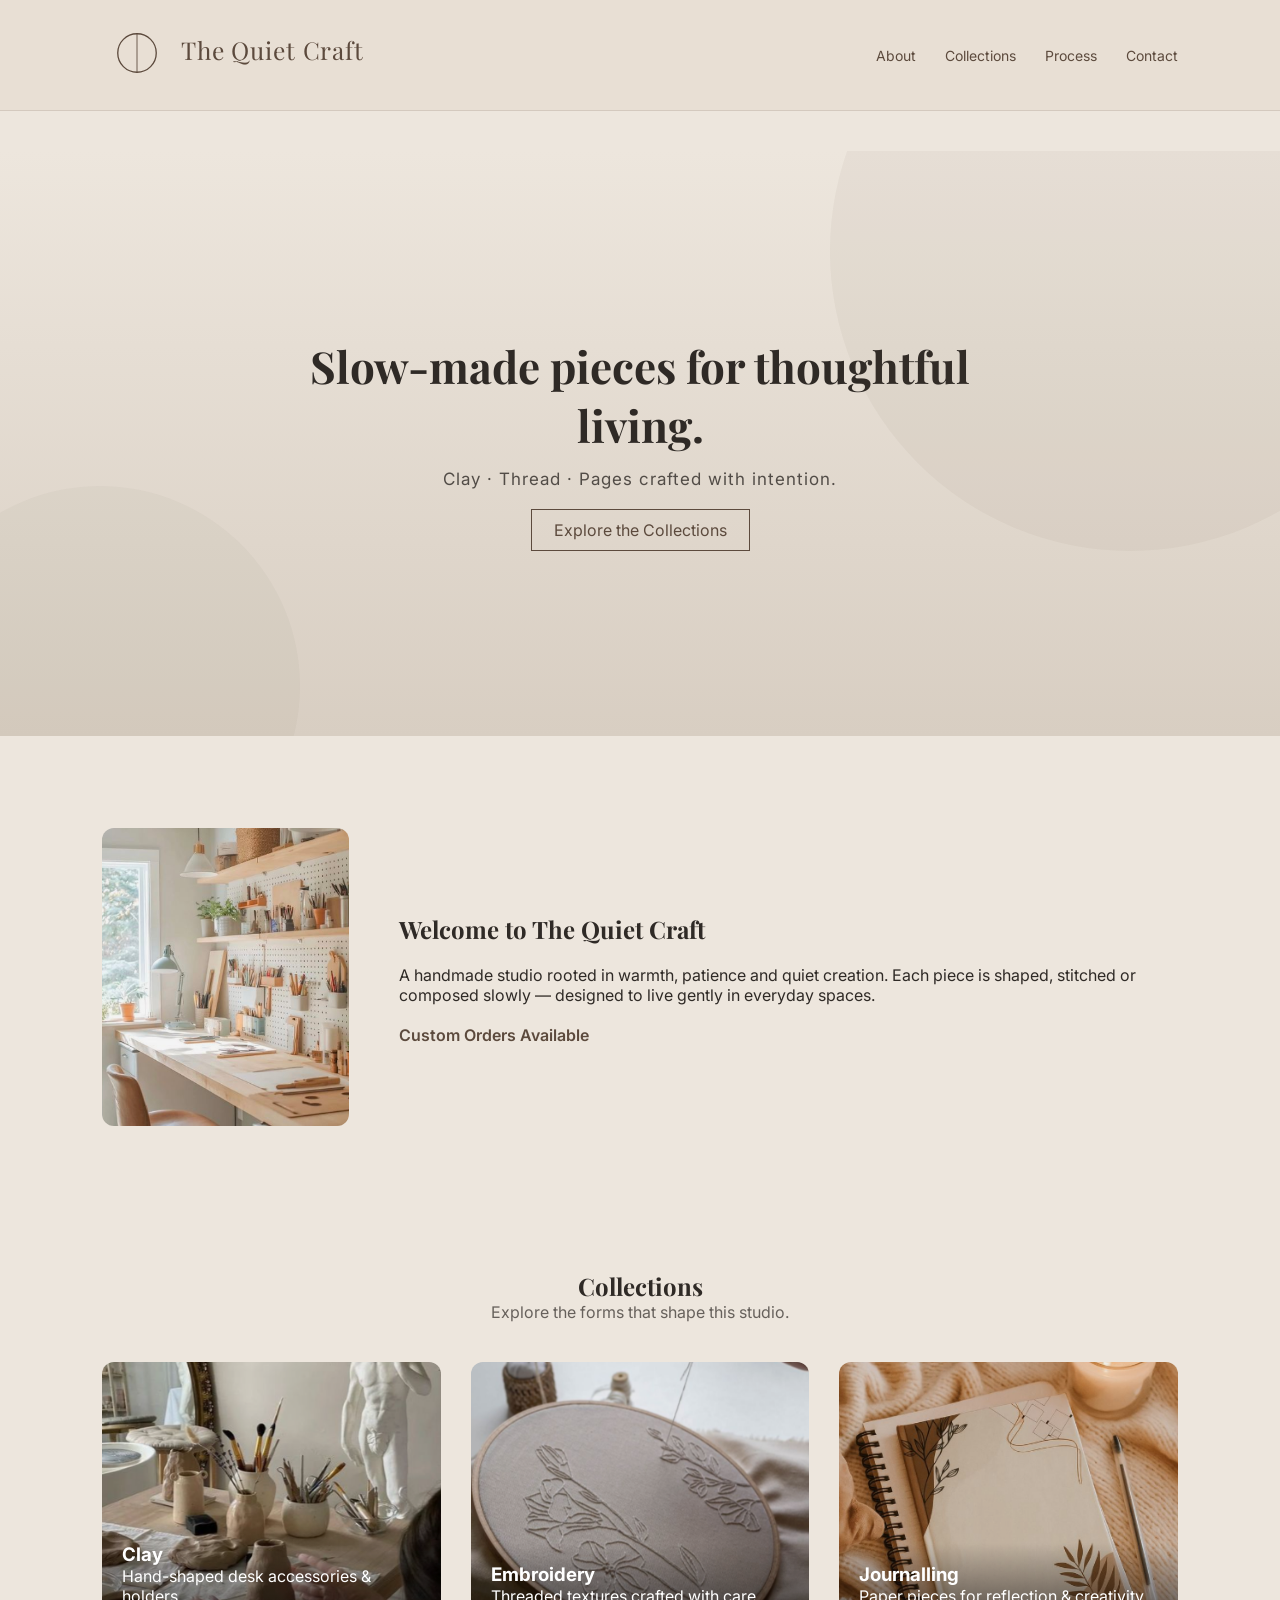
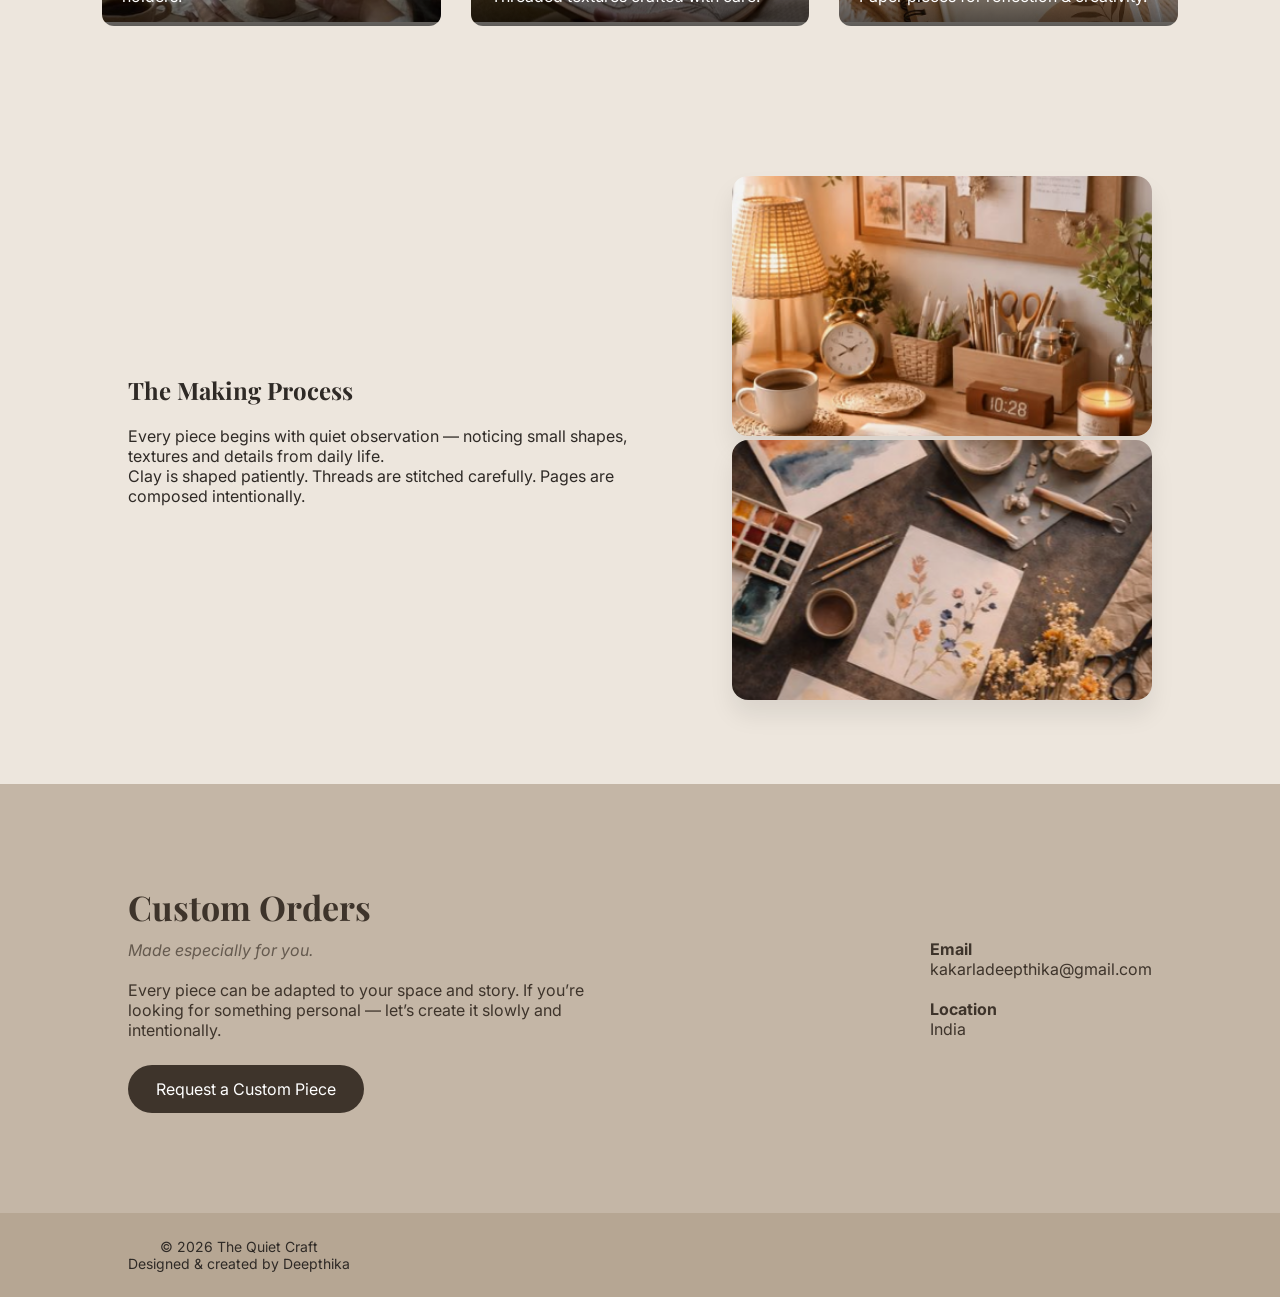
<file: index.html>
<!DOCTYPE html>
<html lang="en">
<head>
<meta charset="UTF-8">
<meta name="p:domain_verify" content="2a4053a45740db5143262323f7c0a6a8"/>
<meta name="viewport" content="width=device-width, initial-scale=1.0">
<title>The Quiet Craft</title>

<link rel="stylesheet" href="style.css">
<link href="https://fonts.googleapis.com/css2?family=Playfair+Display:wght@400;600&family=Inter:wght@300;400&display=swap" rel="stylesheet">
</head>

<body>

<div class="progress-bar"></div>

<header>
    <div class="logo">
        <svg viewBox="0 0 320 80" class="logo-svg">
            <circle cx="40" cy="40" r="22" stroke="#5C4A3D" stroke-width="1.5" fill="none"/>
            <line x1="40" y1="18" x2="40" y2="62" stroke="#5C4A3D" stroke-width="1"/>
            <text x="90" y="48"
                  font-family="Playfair Display"
                  font-size="28"
                  letter-spacing="1"
                  fill="#5C4A3D">
                The Quiet Craft
            </text>
        </svg>
    </div>
    
    <nav>
        <a href="#about">About</a>
        <a href="#collections">Collections</a>
        <a href="#process">Process</a>
        <a href="#contact">Contact</a>
    </nav>
</header>

<section class="hero">
    <div class="hero-content">
        <h1>Slow-made pieces for thoughtful living.</h1>
        <p>Clay · Thread · Pages crafted with intention.</p>
        <a href="#collections" class="hero-btn">Explore the Collections</a>
    </div>
</section>

<div class="hero-divider"></div>

<section id="about" class="split-section">
    <div class="split-image">
        <img src="studio.png">
    </div>

    <div class="split-text">
        <h2>Welcome to The Quiet Craft</h2>
        <p>
            A handmade studio rooted in warmth, patience and quiet creation.
            Each piece is shaped, stitched or composed slowly —
            designed to live gently in everyday spaces.
        </p>
        <p class="highlight">Custom Orders Available</p>
    </div>
</section>

<section id="collections" class="collections">
    <h2>Collections</h2>
    <p class="section-sub">Explore the forms that shape this studio.</p>

    <div class="collection-grid">

        <a href="clay.html" class="collection-card">
            <img src="clay_cover.png">
            <div class="overlay">
                <h3>Clay</h3>
                <p>Hand-shaped desk accessories & holders.</p>
            </div>
        </a>

        <a href="embroidery.html" class="collection-card">
            <img src="embroidery_cover.png">
            <div class="overlay">
                <h3>Embroidery</h3>
                <p>Threaded textures crafted with care.</p>
            </div>
        </a>

        <a href="journalling.html" class="collection-card">
            <img src="journalling_cover.png">
            <div class="overlay">
                <h3>Journalling</h3>
                <p>Paper pieces for reflection & creativity.</p>
            </div>
        </a>

    </div>
</section>

<section id="process" class="process-section">

    <div class="process-text">
        <h2>The Making Process</h2>
        <p>
            Every piece begins with quiet observation —
            noticing small shapes, textures and details from daily life.
        </p>
        <p>
            Clay is shaped patiently. Threads are stitched carefully.
            Pages are composed intentionally.
        </p>
    </div>

    <div class="process-images">
        <img src="lifestyle1.png ">
        <img src="lifestyle2.png">
    </div>

</section>

<section id="contact" class="contact-section">

    <div class="contact-left">
        <h2>Custom Orders</h2>
        <p class="highlight-text">
            Made especially for you.
        </p>

        <p>
            Every piece can be adapted to your space and story.
            If you’re looking for something personal —
            let’s create it slowly and intentionally.
        </p>

        <a href="mailto:kakarladeepthika@gmail.com" class="contact-btn">
            Request a Custom Piece
        </a>
    </div>

    <div class="contact-right">
        <p><strong>Email</strong><br>kakarladeepthika@gmail.com</p>
        <p><strong>Location</strong><br>India</p>
    </div>

</section>

<footer class="footer">
    <div class="footer-inner">
        <p>© 2026 The Quiet Craft</p>
        <p>Designed & created by Deepthika</p>
    </div>
</footer>


<script src="script.js"></script>

</body>
</html>
</file>
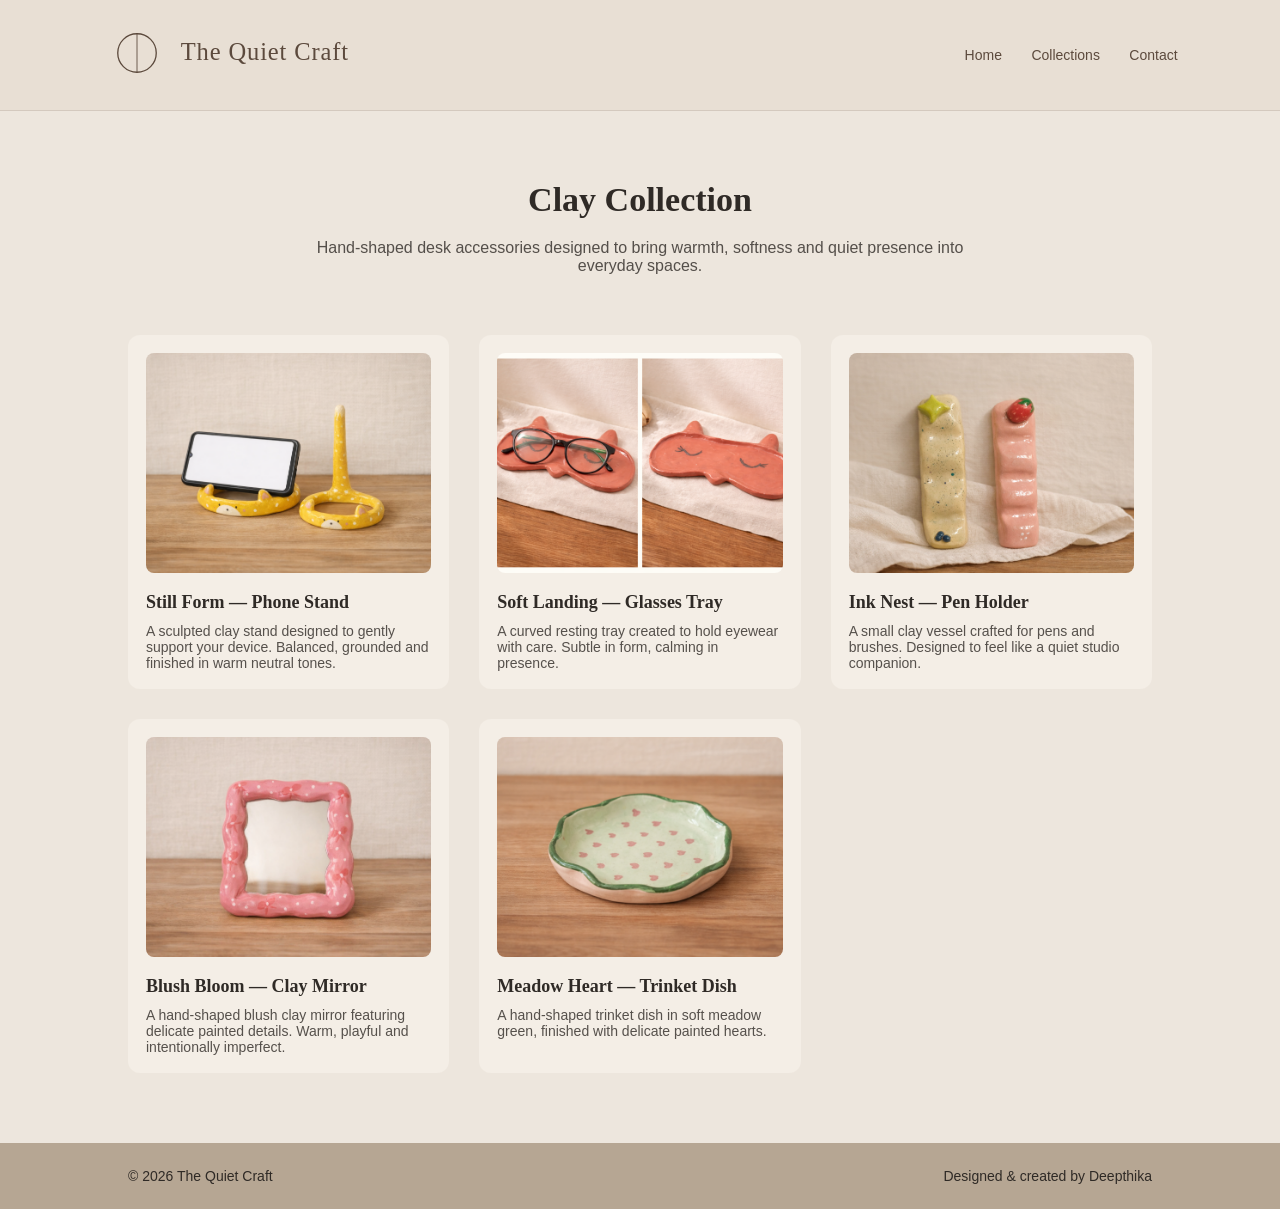
<file: clay.html>
<!DOCTYPE html>
<html lang="en">
<head>
<meta charset="UTF-8">
<meta name="viewport" content="width=device-width, initial-scale=1.0">
<title>Clay Collection – The Quiet Craft</title>
<link rel="stylesheet" href="style.css">
</head>

<body>

<header class="inner-header">
    <div class="logo">
        <svg viewBox="0 0 320 80" class="logo-svg">
            <circle cx="40" cy="40" r="22" stroke="#5C4A3D" stroke-width="1.5" fill="none"/>
            <line x1="40" y1="18" x2="40" y2="62" stroke="#5C4A3D" stroke-width="1"/>
            <text x="90" y="48"
                  font-family="Playfair Display"
                  font-size="28"
                  letter-spacing="1"
                  fill="#5C4A3D">
                The Quiet Craft
            </text>
        </svg>
    </div>

    <nav>
        <a href="index.html">Home</a>
        <a href="index.html#collections">Collections</a>
        <a href="index.html#contact">Contact</a>
    </nav>
</header>

<section class="page-intro">
    <h1>Clay Collection</h1>
    <p>
        Hand-shaped desk accessories designed to bring warmth,
        softness and quiet presence into everyday spaces.
    </p>
</section>

<section class="product-grid">

    <div class="product-card">
        <img src="clay1.png" alt="Still Form Phone Stand">
        <h3>Still Form — Phone Stand</h3>
        <p>
            A sculpted clay stand designed to gently support your device.
            Balanced, grounded and finished in warm neutral tones.
        </p>
    </div>

    <div class="product-card">
        <img src="clay2.png" alt="Soft Landing Tray">
        <h3>Soft Landing — Glasses Tray</h3>
        <p>
            A curved resting tray created to hold eyewear with care.
            Subtle in form, calming in presence.
        </p>
    </div>

    <div class="product-card">
        <img src="clay3.png" alt="Ink Nest Holder">
        <h3>Ink Nest — Pen Holder</h3>
        <p>
            A small clay vessel crafted for pens and brushes.
            Designed to feel like a quiet studio companion.
        </p>
    </div>
    <div class="product-card">
        <img src="clay4.png" alt="Blush Bloom Clay Mirror">
        <h3>Blush Bloom — Clay Mirror</h3>
        <p>
        A hand-shaped blush clay mirror featuring delicate painted details.
         Warm, playful and intentionally imperfect.
            
        </p>
    </div>
    <div class="product-card">
        <img src="clay5.png" alt="Meadow Heart Trinket Dish">
        <h3>Meadow Heart — Trinket Dish</h3>
        <p>
            A hand-shaped trinket dish in soft meadow green,
            finished with delicate painted hearts.
        </p>
    </div>
    
</section>

<footer class="footer">
    <div>© 2026 The Quiet Craft</div>
    <div>Designed & created by Deepthika</div>
</footer>

</body>
</html>
</file>
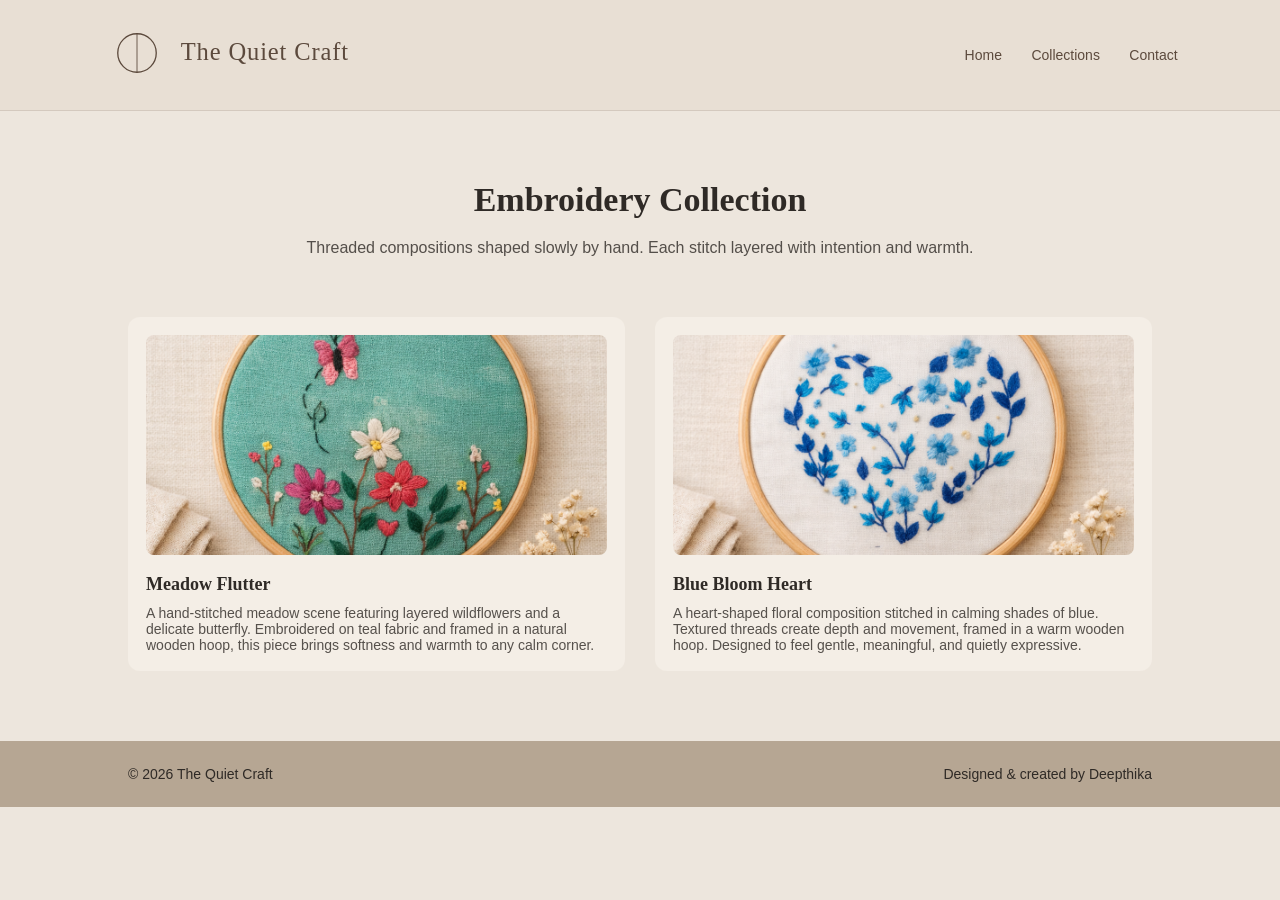
<file: embroidery.html>
<!DOCTYPE html>
<html lang="en">
<head>
<meta charset="UTF-8">
<meta name="viewport" content="width=device-width, initial-scale=1.0">
<title>Embroidery Collection – The Quiet Craft</title>
<link rel="stylesheet" href="style.css">
</head>

<body>

<header class="inner-header">
    <div class="logo">
        <svg viewBox="0 0 320 80" class="logo-svg">
            <circle cx="40" cy="40" r="22" stroke="#5C4A3D" stroke-width="1.5" fill="none"/>
            <line x1="40" y1="18" x2="40" y2="62" stroke="#5C4A3D" stroke-width="1"/>
            <text x="90" y="48"
                  font-family="Playfair Display"
                  font-size="28"
                  letter-spacing="1"
                  fill="#5C4A3D">
                The Quiet Craft
            </text>
        </svg>
    </div>

    <nav>
        <a href="index.html">Home</a>
        <a href="index.html#collections">Collections</a>
        <a href="index.html#contact">Contact</a>
    </nav>
</header>

<section class="page-intro">
    <h1>Embroidery Collection</h1>
    <p>
        Threaded compositions shaped slowly by hand.
        Each stitch layered with intention and warmth.
    </p>
</section>

<section class="product-grid">

    <div class="product-card">
        <img src="embroidery1.png" alt="Morning Bloom Hoop">
        <h3>Meadow Flutter</h3>
        <p>
            A hand-stitched meadow scene featuring layered wildflowers and a delicate butterfly.
                Embroidered on teal fabric and framed in a natural wooden hoop,
                this piece brings softness and warmth to any calm corner.
        
        </p>
    </div>

    <div class="product-card">
        <img src="embroidery2.png" alt="Quiet Lines Embroidery">
        <h3>Blue Bloom Heart</h3>
        <p>
            A heart-shaped floral composition stitched in calming shades of blue.
                Textured threads create depth and movement, framed in a warm wooden hoop.
                Designed to feel gentle, meaningful, and quietly expressive.
        </p>
    </div>

</section>

<footer class="footer">
    <div>© 2026 The Quiet Craft</div>
    <div>Designed & created by Deepthika</div>
</footer>

</body>
</html>
</file>
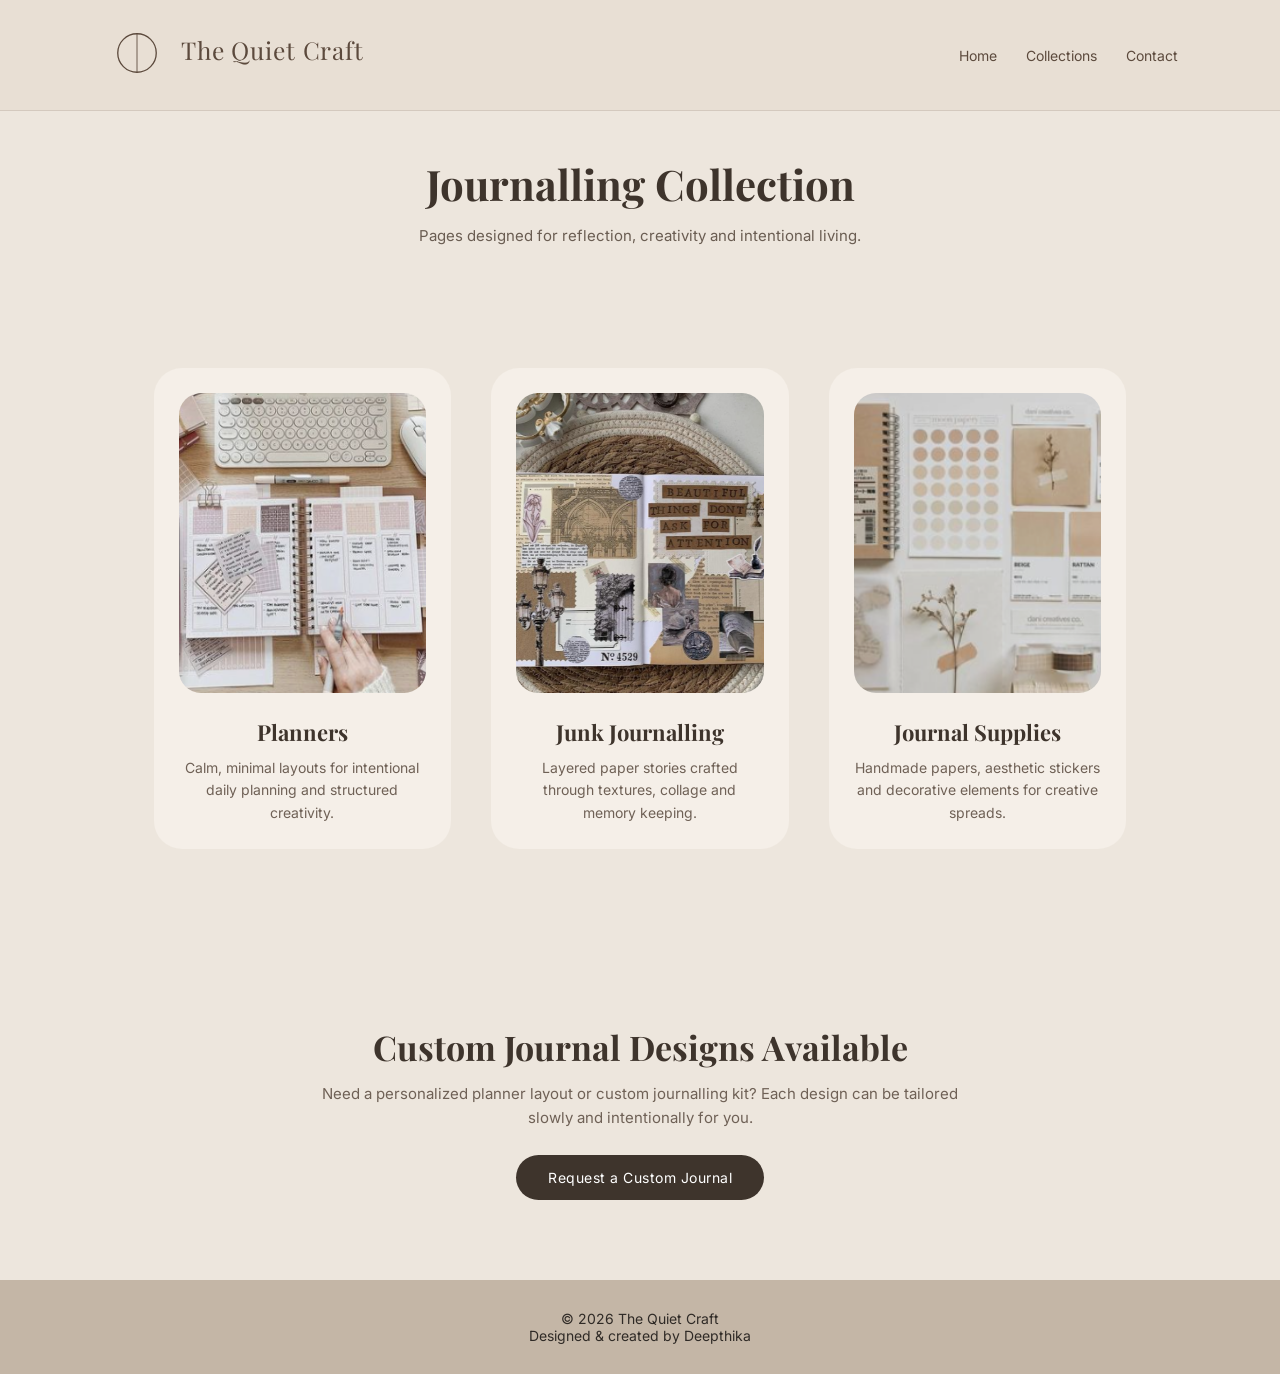
<file: journalling.html>
<!DOCTYPE html>
<html lang="en">
<head>
<meta charset="UTF-8">
<meta name="viewport" content="width=device-width, initial-scale=1.0">
<title>Journalling | The Quiet Craft</title>

<link rel="stylesheet" href="style.css">
<link href="https://fonts.googleapis.com/css2?family=Playfair+Display:wght@400;600&family=Inter:wght@300;400&display=swap" rel="stylesheet">
</head>

<body>

<header class="inner-header">
    <div class="logo">
        <svg viewBox="0 0 320 80" class="logo-svg">
            <circle cx="40" cy="40" r="22" stroke="#5C4A3D" stroke-width="1.5" fill="none"/>
            <line x1="40" y1="18" x2="40" y2="62" stroke="#5C4A3D" stroke-width="1"/>
            <text x="90" y="48"
                  font-family="Playfair Display"
                  font-size="28"
                  letter-spacing="1"
                  fill="#5C4A3D">
                The Quiet Craft
            </text>
        </svg>
    </div>

    <nav>
        <a href="index.html">Home</a>
        <a href="index.html#collections">Collections</a>
        <a href="index.html#contact">Contact</a>
    </nav>
</header>

<section class="collection-hero">
    <h1>Journalling Collection</h1>
    <p>Pages designed for reflection, creativity and intentional living.</p>
</section>

<section class="journal-grid">

    <a href="planners.html" class="journal-card">
        <img src="planner.png" alt="Planner">
        <h3>Planners</h3>
        <p>
            Calm, minimal layouts for intentional daily planning and structured creativity.
        </p>
    </a>

    <a href="junk.html" class="journal-card">
        <img src="junkjournal.png" alt="Junk Journal">
        <h3>Junk Journalling</h3>
        <p>
            Layered paper stories crafted through textures, collage and memory keeping.
        </p>
    </a>

    <a href="supplies.html" class="journal-card">
        <img src="supplies.png" alt="Journal Supplies">
        <h3>Journal Supplies</h3>
        <p>
            Handmade papers, aesthetic stickers and decorative elements for creative spreads.
        </p>
    </a>

</section>



<section class="custom-section">
    <h2>Custom Journal Designs Available</h2>
    <p>
        Need a personalized planner layout or custom journalling kit?
        Each design can be tailored slowly and intentionally for you.
    </p>
    <a href="mailto:kakarladeepthika@gmail.com" class="custom-btn">
        Request a Custom Journal
    </a>    
</section>

<footer class="inner-footer">
    <p>© 2026 The Quiet Craft</p>
    <p>Designed & created by Deepthika</p>
</footer>

</body>
</html>
</file>
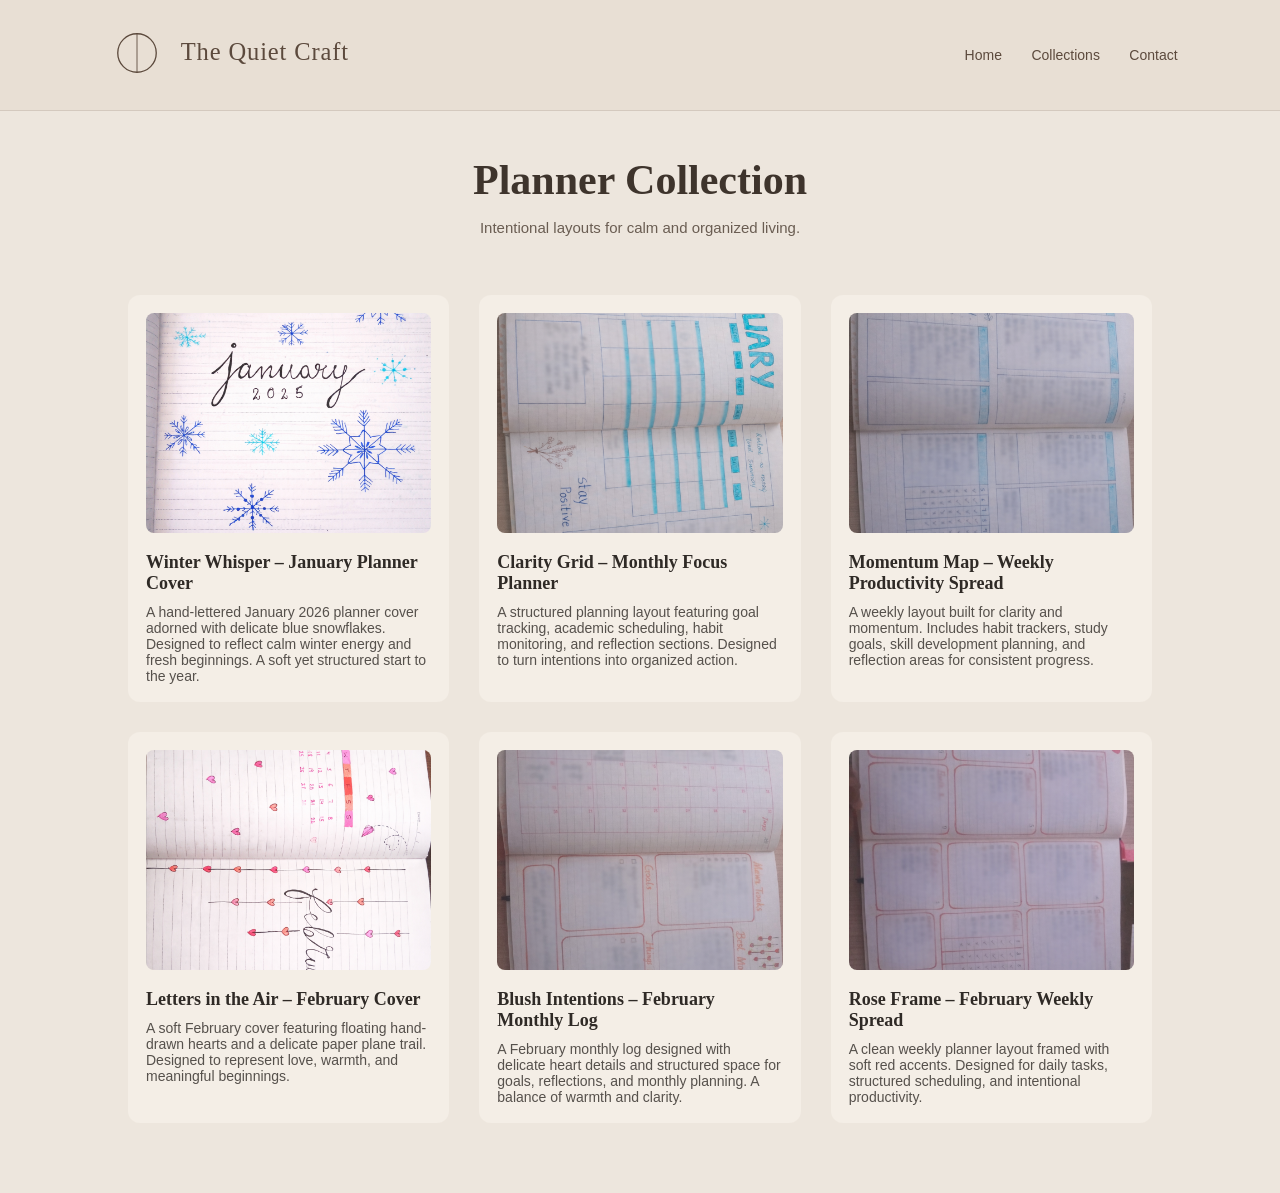
<file: planners.html>
<!DOCTYPE html>
<html>
<head>
<meta charset="UTF-8">
<meta name="viewport" content="width=device-width, initial-scale=1.0">
<title>Planners | The Quiet Craft</title>
<link rel="stylesheet" href="style.css">
</head>

<body>

    <header class="inner-header">
        <div class="logo">
            <svg viewBox="0 0 320 80" class="logo-svg">
                <circle cx="40" cy="40" r="22" stroke="#5C4A3D" stroke-width="1.5" fill="none"/>
                <line x1="40" y1="18" x2="40" y2="62" stroke="#5C4A3D" stroke-width="1"/>
                <text x="90" y="48"
                      font-family="Playfair Display"
                      font-size="28"
                      letter-spacing="1"
                      fill="#5C4A3D">
                    The Quiet Craft
                </text>
            </svg>
        </div>
    
        <nav>
            <a href="index.html">Home</a>
            <a href="index.html#collections">Collections</a>
            <a href="index.html#contact">Contact</a>
        </nav>
    </header>

<section class="collection-hero">
    <h1>Planner Collection</h1>
    <p>Intentional layouts for calm and organized living.</p>
</section>

<section class="product-grid">

    <div class="product-card">
        <img src="january_cover.png" alt="Winter Whisper Planner Cover">
        <div class="product-content">
            <h3>Winter Whisper – January Planner Cover</h3>
            <p>
                A hand-lettered January 2026 planner cover adorned with delicate blue
                snowflakes. Designed to reflect calm winter energy and fresh beginnings.
                A soft yet structured start to the year.
            </p>
        </div>
    </div>
    
    <div class="product-card">
        <img src="januarymonthly_log.png" alt="Clarity Grid Monthly Planner">
        <div class="product-content">
            <h3>Clarity Grid – Monthly Focus Planner</h3>
            <p>
                A structured planning layout featuring goal tracking, academic
                scheduling, habit monitoring, and reflection sections.
                Designed to turn intentions into organized action.
            </p>
        </div>
    </div>

    <div class="product-card">
        <img src="januaryweekly_spread.png" alt="Momentum Map Weekly Planner">
        <div class="product-content">
            <h3>Momentum Map – Weekly Productivity Spread</h3>
            <p>
                A weekly layout built for clarity and momentum. Includes habit
                trackers, study goals, skill development planning, and reflection
                areas for consistent progress.
            </p>
        </div>
    </div>
    <div class="product-card">
        <img src="february_cover.png" alt="Letters in the Air February Cover">
        <h3>Letters in the Air – February Cover</h3>
        <p>
            A soft February cover featuring floating hand-drawn hearts 
            and a delicate paper plane trail. Designed to represent 
            love, warmth, and meaningful beginnings.
        </p>
    </div>
    <div class="product-card">
        <img src="february_monthly_log.png" alt="Blush Intentions February Monthly Log">
        <h3>Blush Intentions – February Monthly Log</h3>
        <p>
            A February monthly log designed with delicate heart details 
            and structured space for goals, reflections, and monthly planning. 
            A balance of warmth and clarity.
        </p>
    </div>
    <div class="product-card">
        <img src="february_weekly_spread.png" alt="Rose Frame February Weekly Spread">
        <h3>Rose Frame – February Weekly Spread</h3>
        <p>
            A clean weekly planner layout framed with soft red accents. 
            Designed for daily tasks, structured scheduling, and 
            intentional productivity.
        </p>
    </div>
            
    
    

</section>

</body>
</html>
</file>
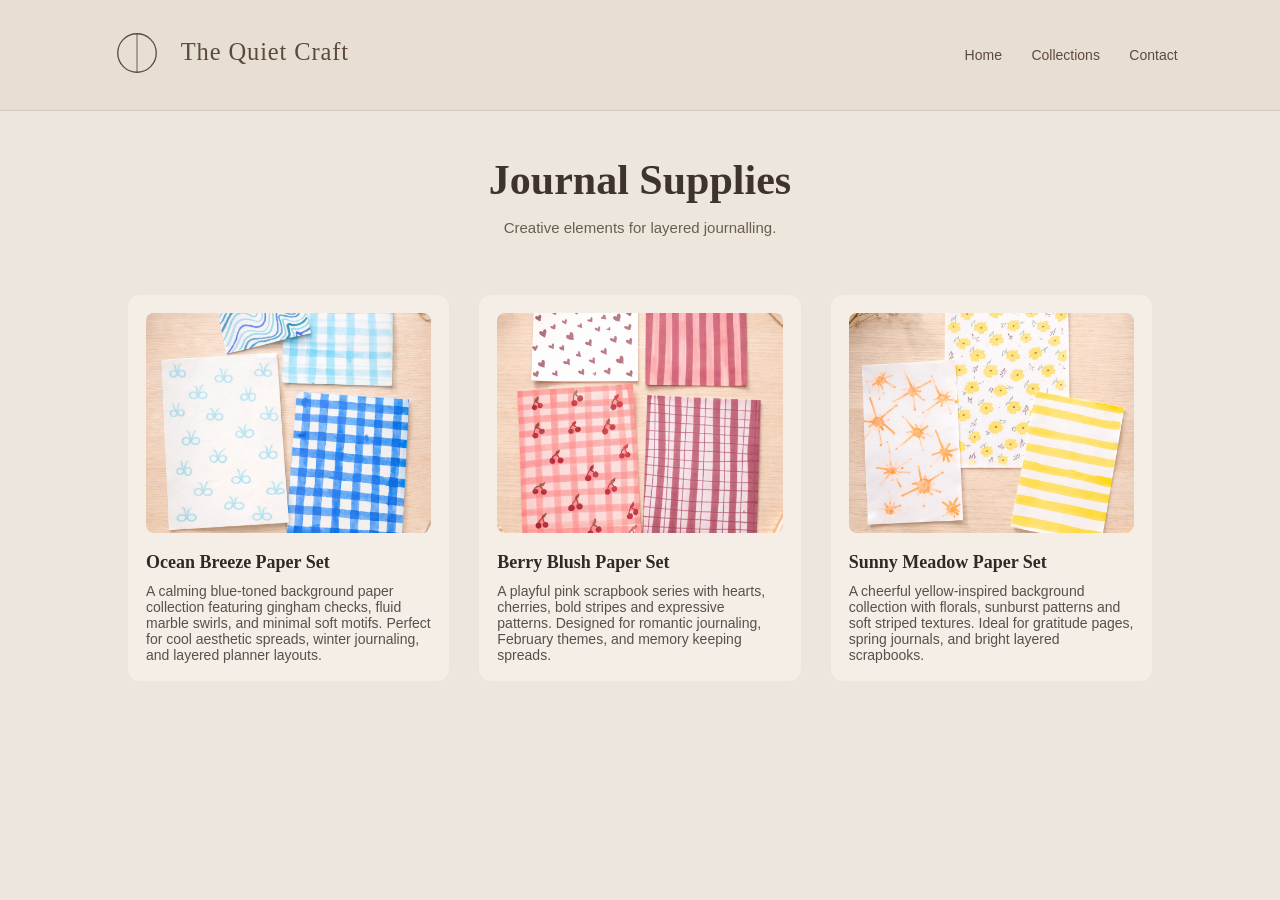
<file: supplies.html>
<!DOCTYPE html>
<html>
<head>
<meta charset="UTF-8">
<meta name="viewport" content="width=device-width, initial-scale=1.0">
<title>Journal Supplies | The Quiet Craft</title>
<link rel="stylesheet" href="style.css">
</head>

<body>

    <header class="inner-header">
        <div class="logo">
            <svg viewBox="0 0 320 80" class="logo-svg">
                <circle cx="40" cy="40" r="22" stroke="#5C4A3D" stroke-width="1.5" fill="none"/>
                <line x1="40" y1="18" x2="40" y2="62" stroke="#5C4A3D" stroke-width="1"/>
                <text x="90" y="48"
                      font-family="Playfair Display"
                      font-size="28"
                      letter-spacing="1"
                      fill="#5C4A3D">
                    The Quiet Craft
                </text>
            </svg>
        </div>
    
        <nav>
            <a href="index.html">Home</a>
            <a href="index.html#collections">Collections</a>
            <a href="index.html#contact">Contact</a>
        </nav>
    </header>

<section class="collection-hero">
    <h1>Journal Supplies</h1>
    <p>Creative elements for layered journalling.</p>
</section>

<section class="product-grid">

    <!-- Blue Collection -->
    <div class="product-card">
        <img src="blue_set.png" alt="Blue Scrapbook Papers">
        <h3>Ocean Breeze Paper Set</h3>
        <p>
            A calming blue-toned background paper collection featuring
            gingham checks, fluid marble swirls, and minimal soft motifs.
            Perfect for cool aesthetic spreads, winter journaling,
            and layered planner layouts.
        </p>
    </div>

    <!-- Pink Collection -->
    <div class="product-card">
        <img src="pink_set.png" alt="Pink Scrapbook Papers">
        <h3>Berry Blush Paper Set</h3>
        <p>
            A playful pink scrapbook series with hearts, cherries,
            bold stripes and expressive patterns.
            Designed for romantic journaling, February themes,
            and memory keeping spreads.
        </p>
    </div>

    <!-- Yellow Collection -->
    <div class="product-card">
        <img src="yellow_set.png" alt="Yellow Scrapbook Papers">
        <h3>Sunny Meadow Paper Set</h3>
        <p>
            A cheerful yellow-inspired background collection with florals,
            sunburst patterns and soft striped textures.
            Ideal for gratitude pages, spring journals,
            and bright layered scrapbooks.
        </p>
    </div>

</section>


</body>
</html>
</file>
<file: style.css>
* {
    margin: 0;
    padding: 0;
    box-sizing: border-box;
}

body {
    font-family: 'Inter', sans-serif;
    background-color: #EDE6DD;
    color: #2F2A26;
}

.progress-bar {
    position: fixed;
    top: 0;
    left: 0;
    height: 3px;
    width: 0%;
    background: #5C4A3D;
    z-index: 1000;
}

header {
    display: flex;
    justify-content: space-between;
    align-items: center;
    padding: 18px 8%;
    border-bottom: 1px solid rgba(92,74,61,0.15);
    background: #E8DFD4;
    position: relative;
    z-index: 10;

}

.logo-svg {
    height: 70px;
}

.logo {
    transition: 0.3s ease;
}

.logo:hover {
    opacity: 0.8;
}


nav a {
    margin-left: 25px;
    text-decoration: none;
    color: #5C4A3D;
    font-size: 14px;
}

.hero {
    height: 65vh;
    display: flex;
    align-items: center;
    justify-content: center;
    text-align: center;
    background: linear-gradient(to bottom, #EDE6DD, #D8CEC2);
    position: relative;
    overflow: hidden;
    margin-top: 40px; 
}

.hero::before {
    content: "";
    position: absolute;
    width: 600px;
    height: 600px;
    background: rgba(92,74,61,0.05);
    border-radius: 50%;
    top: -200px;
    right: -150px;
}

.hero::after {
    content: "";
    position: absolute;
    width: 400px;
    height: 400px;
    background: rgba(92,74,61,0.04);
    border-radius: 50%;
    bottom: -150px;
    left: -100px;
}

.hero h1 {
    font-family: 'Playfair Display', serif;
    font-size: 44px;
    max-width: 750px;
    margin-bottom: 15px;
}

.hero p {
    font-size: 17px;
    letter-spacing: 1px;
    opacity: 0.8;
}

.hero-btn {
    display: inline-block;
    margin-top: 20px;
    padding: 10px 22px;
    border: 1px solid #5C4A3D;
    text-decoration: none;
    color: #5C4A3D;
    transition: 0.3s;
}

.hero-btn:hover {
    background: #5C4A3D;
    color: white;
}

.hero-divider {
    width: 60px;
    height: 2px;
    background: #5C4A3D;
    margin: -20px auto 40px auto;
}

section {
    padding: 70px 8%;
}

.split-section {
    display: flex;
    align-items: center;
    gap: 50px;
}

.split-image img {
    width: 100%;
    border-radius: 12px;
}

.split-text h2 {
    font-family: 'Playfair Display', serif;
    margin-bottom: 20px;
}

.highlight {
    margin-top: 20px;
    font-weight: 600;
    color: #5C4A3D;
}

.collections h2 {
    text-align: center;
    font-family: 'Playfair Display', serif;
}

.section-sub {
    text-align: center;
    margin-bottom: 40px;
    opacity: 0.7;
}

.collection-grid {
    display: grid;
    grid-template-columns: repeat(auto-fit, minmax(260px, 1fr));
    gap: 30px;
}

.collection-card {
    position: relative;
    border-radius: 12px;
    overflow: hidden;
    text-decoration: none;
}

.collection-card img {
    width: 100%;
    height: 260px;
    object-fit: cover;
    transition: 0.5s;
}

.collection-card:hover img {
    transform: scale(1.07);
}

.overlay {
    position: absolute;
    bottom: 0;
    width: 100%;
    padding: 20px;
    background: linear-gradient(to top, rgba(0,0,0,0.6), transparent);
    color: white;
}

.text-section {
    text-align: center;
    max-width: 800px;
    margin: auto;
}

.dark-section {
    background: #D8CEC2;
}

.image-strip {
    display: flex;
    gap: 20px;
    padding: 0 8% 60px 8%;
}

.image-strip img {
    width: 50%;
    border-radius: 12px;
}

footer {
    padding: 30px;
    background: #C4B6A6;
    text-align: center;
    font-size: 14px;
}

.clay-gallery {
    display: grid;
    grid-template-columns: repeat(auto-fit, minmax(200px, 1fr));
    gap: 25px;
}

.clay-item img {
    width: 100%;
    height: 200px;
    object-fit: cover;
    border-radius: 10px;
}

.clay-item p {
    margin-top: 10px;
    font-size: 14px;
}

.page-intro {
    text-align: center;
    padding: 70px 10% 40px 10%;
}

.page-intro h1 {
    font-family: 'Playfair Display', serif;
    font-size: 34px;
    margin-bottom: 20px;
}

.page-intro p {
    max-width: 700px;
    margin: auto;
    opacity: 0.8;
}

.product-grid {
    display: grid;
    grid-template-columns: repeat(auto-fit, minmax(240px, 1fr));
    gap: 30px;
    padding: 20px 10% 70px 10%;
}

.product-card {
    background: #F4EEE6;
    padding: 18px;
    border-radius: 12px;
    transition: 0.3s;
}

.product-card img {
    width: 100%;
    height: 220px;
    object-fit: cover;
    border-radius: 8px;
}

.product-card h3 {
    margin-top: 15px;
    font-family: 'Playfair Display', serif;
    font-size: 18px;
}

.product-card p {
    font-size: 14px;
    margin-top: 10px;
    opacity: 0.8;
}

.product-card:hover {
    transform: translateY(-5px);
    box-shadow: 0 15px 25px rgba(0,0,0,0.05);
}

.process-section {
    display: flex;
    gap: 50px;
    padding: 80px 10%;
    align-items: center;
}

.process-text {
    flex: 1;
}

.process-text h2 {
    font-family: 'Playfair Display', serif;
    margin-bottom: 20px;
}

.process-section {
    display: flex;
    gap: 60px;
    padding: 80px 10%;
    align-items: center;
}

.process-images {
    flex: 1;
    position: relative;
    max-width: 420px;   /* prevents giant images */
}

.process-images img {
    width: 100%;
    height: 260px;     /* control height */
    object-fit: cover;
    border-radius: 16px;
    box-shadow: 0 15px 25px rgba(0,0,0,0.08);
    transition: 0.4s ease;
}

/* CONTACT SECTION */

.contact-section {
    display: flex;
    justify-content: space-between;
    align-items: center;
    padding: 100px 10%;
    background: #C4B6A6;   /* darker warm tone */
    color: #3E342B;
}

.contact-left {
    max-width: 500px;
}

.contact-left h2 {
    font-family: 'Playfair Display', serif;
    font-size: 34px;
    margin-bottom: 10px;
}

.highlight-text {
    font-style: italic;
    margin-bottom: 20px;
    opacity: 0.7;
}

.contact-btn {
    display: inline-block;
    margin-top: 25px;
    padding: 14px 28px;
    background: #3E342B;
    color: #fff;
    text-decoration: none;
    border-radius: 30px;
    transition: 0.3s ease;
}

.contact-btn:hover {
    background: #5C4A3D;
}

.contact-right p {
    margin-bottom: 20px;
}

/* FOOTER */

.footer {
    display: flex;
    justify-content: space-between;
    padding: 25px 10%;
    background: #B6A693;
    font-size: 14px;
}
/* JOURNALLING SECTION */

/* ===============================
   JOURNALLING PAGE STYLING
================================= */

/* HERO / INTRO SECTION */

.collection-hero {
    text-align: center;
    padding: 45px 20px 35px;
}

.collection-hero h1 {
    font-family: 'Playfair Display', serif;
    font-size: 42px;
    margin-bottom: 12px;
    color: #3e342c;
}

.collection-hero p {
    font-family: 'Inter', sans-serif;
    max-width: 700px;
    margin: 0 auto;
    font-size: 15px;
    line-height: 1.6;
    color: #6a5d52;
}


/* JOURNAL GRID SECTION */

.journal-grid {
    width: 92%;
    max-width: 1200px;
    margin: 40px auto 90px;
    display: grid;
    grid-template-columns: repeat(3, 1fr);
    gap: 40px;
    padding-top: 45px;
    padding-bottom: 45px;
}


/* JOURNAL CARD */

.journal-card {
    background: #f5efe8;
    padding: 25px;
    border-radius: 28px;
    text-align: center;
    text-decoration: none;
    color: inherit;
    transition: 0.3s ease;
}

.journal-card:hover {
    transform: translateY(-6px);
    box-shadow: 0 18px 35px rgba(0,0,0,0.08);
}


/* IMAGE */

.journal-card img {
    width: 100%;
    height: 300px;
    object-fit: cover;
    border-radius: 22px;
    margin-bottom: 20px;
}


/* TITLE */

.journal-card h3 {
    font-family: 'Playfair Display', serif;
    font-size: 22px;
    margin-bottom: 10px;
    color: #3e342c;
}


/* DESCRIPTION */

.journal-card p {
    font-family: 'Inter', sans-serif;
    font-size: 14px;
    line-height: 1.6;
    color: #6f6156;
}


/* RESPONSIVE */

@media (max-width: 1000px) {
    .journal-grid {
        grid-template-columns: repeat(2, 1fr);
    }
}

@media (max-width: 700px) {
    .journal-grid {
        grid-template-columns: 1fr;
    }

    .journal-card img {
        height: 240px;
    }

    .collection-hero h1 {
        font-size: 32px;
    }
}
/* CUSTOM JOURNAL SECTION */

.custom-section {
    text-align: center;
    padding: 40px 20px 80px;
}

.custom-section h2 {
    font-family: 'Playfair Display', serif;
    font-size: 34px;
    margin-bottom: 12px;
    color: #3e342c;
}

.custom-section p {
    font-family: 'Inter', sans-serif;
    max-width: 650px;
    margin: 0 auto 25px;
    font-size: 15px;
    line-height: 1.6;
    color: #6f6156;
}


/* BUTTON STYLE */

.custom-btn {
    display: inline-block;
    padding: 14px 32px;
    border-radius: 50px;
    background: #3e342c;
    color: #ffffff;
    text-decoration: none;
    font-family: 'Inter', sans-serif;
    font-size: 14px;
    letter-spacing: 0.5px;
    transition: 0.3s ease;
}

.custom-btn:hover {
    background: #5a4a3f;
    transform: translateY(-3px);
    box-shadow: 0 12px 25px rgba(0,0,0,0.15);
}
</file>
